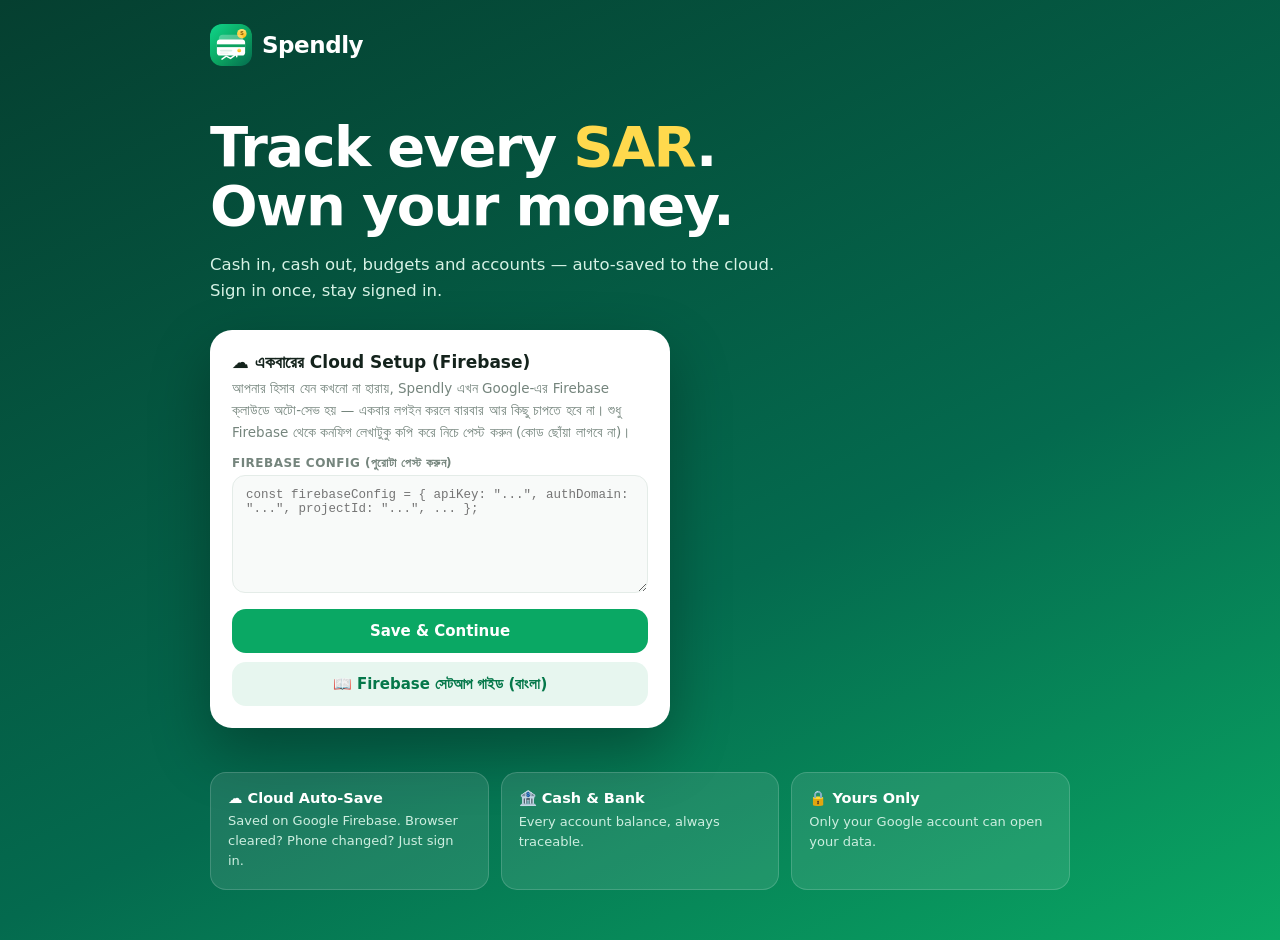
<file: index (1).html>
<!DOCTYPE html>
<html lang="en">
<head>
<meta charset="UTF-8">
<meta name="viewport" content="width=device-width, initial-scale=1, viewport-fit=cover">
<title>Spendly — Personal Expense Tracker</title>
<link rel="icon" href="icon.svg" type="image/svg+xml">
<link rel="manifest" href="manifest.json">
<meta name="theme-color" content="#0ba360">
<style>
:root{--green:#0aa864;--green-d:#05784a;--red:#e0342f;--red-d:#b91f1a;--bg:#f5f7f6;--card:#fff;--text:#14231c;--muted:#75857d;--line:#e4ece8;--soft-g:#e7f6ef;--soft-r:#fdeceb;--shadow:0 6px 22px rgba(10,90,60,.08)}
[data-theme="dark"]{--bg:#0e1512;--card:#17211c;--text:#edf5f1;--muted:#96aaa1;--line:#26362e;--soft-g:#123628;--soft-r:#3a1b1b;--shadow:0 6px 22px rgba(0,0,0,.35)}
*{box-sizing:border-box;-webkit-tap-highlight-color:transparent}
body{margin:0;font-family:system-ui,-apple-system,"Segoe UI",Roboto,Arial,sans-serif;background:var(--bg);color:var(--text)}
button{font-family:inherit;cursor:pointer;border:none}
input,select,textarea{font-family:inherit;font-size:15px;color:var(--text);background:var(--card);width:100%;padding:12px 13px;border:1.5px solid var(--line);border-radius:13px;outline:none}
input:focus,select:focus,textarea:focus{border-color:var(--green)}
label{display:block;font-size:12px;font-weight:700;color:var(--muted);margin:13px 0 5px;text-transform:uppercase;letter-spacing:.04em}
h1,h2,h3,p{margin:0}
.hidden{display:none!important}
.wrap{max-width:520px;margin:0 auto;padding:0 16px 190px}
@media(min-width:760px){.wrap{max-width:860px}}
.btn{display:inline-flex;align-items:center;justify-content:center;gap:7px;padding:13px 20px;border-radius:14px;font-weight:800;font-size:15px;text-decoration:none;transition:.15s}
.btn:active{transform:scale(.98)}
.btn-green{background:var(--green);color:#fff}.btn-red{background:var(--red);color:#fff}
.btn-gold{background:linear-gradient(135deg,#ffd94d,#ffb703);color:#593d00}
.btn-ghost{background:rgba(255,255,255,.14);color:#fff;border:1px solid rgba(255,255,255,.4)}
.btn-soft{background:var(--soft-g);color:var(--green-d)}[data-theme="dark"] .btn-soft{color:#3ddc97}
.btn-block{width:100%}.btn-sm{padding:8px 13px;border-radius:11px;font-size:13px}
.link{color:var(--green);font-weight:800;background:none;font-size:13.5px;padding:0}
.card{background:var(--card);border:1px solid var(--line);border-radius:18px;box-shadow:var(--shadow);padding:17px;margin-top:14px}
.empty{text-align:center;color:var(--muted);padding:26px 10px;font-size:14px;line-height:1.6}
.tag{display:inline-block;padding:3px 8px;border-radius:999px;font-size:11px;font-weight:800}
.tag.in{background:var(--soft-g);color:var(--green-d)}.tag.out{background:var(--soft-r);color:var(--red-d)}
[data-theme="dark"] .tag.in{color:#3ddc97}[data-theme="dark"] .tag.out{color:#ff9d97}

/* Landing */
#landing{min-height:100vh;background:linear-gradient(155deg,#053f30,#046a4e 60%,#0aa864);color:#fff}
.landing-in{max-width:900px;margin:0 auto;padding:24px 20px 50px}
.topbar{display:flex;align-items:center;justify-content:space-between;gap:10px}
.brand{display:flex;align-items:center;gap:10px;font-weight:900;font-size:23px;letter-spacing:-.02em}
.brand img{width:42px;height:42px;border-radius:12px}
.hero{margin-top:52px;max-width:600px}
.hero h1{font-size:clamp(36px,7vw,56px);line-height:1.05;letter-spacing:-.03em}
.hero h1 span{color:#ffd94d}
.hero p{margin-top:16px;font-size:16.5px;line-height:1.6;color:#d6f2e5}
.signin-card{background:#fff;color:#14231c;border-radius:22px;padding:22px;margin-top:26px;max-width:460px;box-shadow:0 24px 60px rgba(0,0,0,.3)}
.signin-card h3{font-size:17px}
.signin-card p{color:#75857d;font-size:13.5px;line-height:1.6;margin-top:6px}
.signin-card textarea{min-height:118px;font-size:12.5px;background:#f8faf9;color:#14231c;font-family:ui-monospace,Menlo,Consolas,monospace}
.gbtn{display:flex;align-items:center;justify-content:center;gap:11px;width:100%;padding:13px;border-radius:13px;border:1.5px solid #dadce0;background:#fff;font-weight:700;font-size:15px;color:#1f2937;margin-top:14px}
.gbtn:active{transform:scale(.98)}
.feats{display:grid;gap:12px;margin-top:44px}
@media(min-width:760px){.feats{grid-template-columns:repeat(3,1fr)}}
.feat{background:rgba(255,255,255,.1);border:1px solid rgba(255,255,255,.16);border-radius:16px;padding:17px;font-size:14.5px;font-weight:700}
.feat span{display:block;font-weight:500;font-size:13px;color:#cdeee0;margin-top:5px;line-height:1.55}

/* Modal */
.modal{position:fixed;inset:0;background:rgba(3,28,20,.62);display:flex;align-items:flex-end;justify-content:center;z-index:80;backdrop-filter:blur(3px)}
@media(min-width:640px){.modal{align-items:center;padding:20px}}
.sheet{background:var(--card);color:var(--text);width:100%;max-width:500px;border-radius:26px 26px 0 0;padding:26px 23px 30px;max-height:92vh;overflow:auto}
@media(min-width:640px){.sheet{border-radius:26px}}
.sheet h2{font-size:22px;letter-spacing:-.02em}
.sheet ol{padding-left:20px;line-height:1.75;font-size:14px}
.sheet ol b{color:var(--green-d)}
.sheet pre{background:var(--bg);border:1px solid var(--line);border-radius:12px;padding:12px;font-size:11.5px;overflow:auto;white-space:pre-wrap}
.err{background:var(--soft-r);color:var(--red-d);padding:11px 13px;border-radius:12px;font-size:13.5px;margin-top:14px}
.ok{background:var(--soft-g);color:var(--green-d);padding:11px 13px;border-radius:12px;font-size:13.5px;margin-top:14px;line-height:1.6}
[data-theme="dark"] .ok{color:#3ddc97}
.icon-btn{background:var(--bg);border:1px solid var(--line);width:35px;height:35px;border-radius:11px;font-size:14px;flex:none;color:var(--text)}

/* App header — slim, not sticky */
.appbar{max-width:860px;margin:0 auto;padding:16px 16px 2px;display:flex;align-items:center;justify-content:space-between}
.appbar .brand{font-size:20px}.appbar .brand img{width:36px;height:36px;border-radius:10px}
.avatar{width:40px;height:40px;border-radius:50%;background:linear-gradient(135deg,#ffd94d,#ffb703);color:#593d00;font-weight:900;display:flex;align-items:center;justify-content:center;font-size:16px;cursor:pointer;border:none;overflow:hidden}
.avatar img{width:100%;height:100%;object-fit:cover}
.syncbar{max-width:860px;margin:8px auto 0;padding:0 16px}
.sync-inner{display:flex;align-items:center;justify-content:space-between;gap:10px;border-radius:13px;padding:9px 13px;font-size:12.5px;font-weight:700;border:1px solid var(--line);background:var(--card)}
.sync-inner.saved{color:var(--green-d)}.sync-inner.saving{color:#9a6a00;background:#fff8e1}
.sync-inner.error{color:var(--red-d);background:var(--soft-r)}
[data-theme="dark"] .sync-inner.saved{color:#3ddc97}

/* Dashboard */
.balance{background:linear-gradient(140deg,#0bc47c,#046a4e 75%);color:#fff;border-radius:20px;padding:20px;margin-top:12px;box-shadow:var(--shadow)}
.balance small{opacity:.85;font-size:12.5px;font-weight:600}
.balance .total{font-size:36px;font-weight:900;letter-spacing:-.03em;margin-top:3px}
.split{display:grid;grid-template-columns:1fr 1fr 1fr;gap:9px;margin-top:15px}
.split div{background:rgba(255,255,255,.14);border:1px solid rgba(255,255,255,.18);border-radius:13px;padding:10px 11px}
.split small{display:block;font-size:11px}.split b{font-size:15.5px}
@media(max-width:400px){.split b{font-size:13px}}
.quick{display:grid;grid-template-columns:repeat(3,1fr);gap:10px;margin-top:14px}
.quick .card{margin-top:0;padding:13px}
.quick small{color:var(--muted);font-weight:700;font-size:11px;text-transform:uppercase}
.quick b{display:block;font-size:16.5px;margin-top:4px}
@media(max-width:400px){.quick b{font-size:13.5px}}
.sec{display:flex;align-items:center;justify-content:space-between;margin:20px 0 0}
.sec h3{font-size:16px}
.acc-scroll{display:flex;gap:10px;overflow:auto;padding:12px 0 2px;scrollbar-width:none}
.acc-mini{min-width:150px;border-radius:16px;padding:14px;color:#fff;background:linear-gradient(140deg,#2b4257,#131f2b);cursor:pointer}
.acc-mini.alt{background:linear-gradient(140deg,#6d4bd8,#382a86)}
.acc-mini.gold{background:linear-gradient(140deg,#d9930d,#9a5b06)}
.acc-mini small{opacity:.85;font-size:11.5px}.acc-mini b{font-size:18px;display:block;margin-top:4px}
.progress{height:9px;background:var(--line);border-radius:99px;overflow:hidden;margin-top:9px}
.progress>i{display:block;height:100%;background:var(--green);border-radius:99px}
.progress>i.warn{background:#f5a623}.progress>i.over{background:var(--red)}
.alert{border-radius:14px;padding:12px 14px;font-size:13.5px;margin-top:12px;line-height:1.5}
.alert.warn{background:#fff6dd;color:#7a5200;border:1px solid #ffe08a}
.alert.over{background:var(--soft-r);color:var(--red-d);border:1px solid #ffc4c0}
[data-theme="dark"] .alert.warn{background:#3a2f10;color:#ffd970}

/* Transactions */
.tx{display:flex;gap:11px;align-items:center;padding:12px 0 12px 11px;border-bottom:1px solid var(--line);border-left:4px solid transparent}
.tx:last-child{border-bottom:none}
.tx.in{border-left-color:var(--green)}.tx.out{border-left-color:var(--red)}
.tx-ic{width:43px;height:43px;border-radius:14px;display:flex;align-items:center;justify-content:center;font-size:19px;flex:none}
.tx-ic.in{background:var(--soft-g)}.tx-ic.out{background:var(--soft-r)}
.tx-main{flex:1;min-width:0}.tx-main b{font-size:14.5px;display:block;white-space:nowrap;overflow:hidden;text-overflow:ellipsis}
.tx-main span{font-size:12.5px;color:var(--muted);display:block;white-space:nowrap;overflow:hidden;text-overflow:ellipsis}
.tx-amt{font-weight:900;font-size:14px;text-align:right;padding:6px 9px;border-radius:11px;white-space:nowrap}
.tx-amt.in{color:var(--green-d);background:var(--soft-g)}.tx-amt.out{color:var(--red-d);background:var(--soft-r)}
[data-theme="dark"] .tx-amt.in{color:#3ddc97}[data-theme="dark"] .tx-amt.out{color:#ff9d97}
.tx-amt small{display:block;font-weight:600;font-size:11px;opacity:.75}
.chips{display:flex;gap:8px;margin-top:11px}
.chip{padding:8px 14px;border-radius:999px;background:var(--card);border:1.5px solid var(--line);font-weight:700;font-size:13px;color:var(--muted)}
.chip.active{background:var(--green);border-color:var(--green);color:#fff}

/* Entry */
.type-toggle{display:grid;grid-template-columns:1fr 1fr;gap:10px;margin-top:14px}
.type-toggle button{padding:14px;border-radius:15px;font-weight:900;font-size:15px;background:var(--card);border:2px solid var(--line);color:var(--muted)}
.type-toggle button.sel-in{background:var(--soft-g);border-color:var(--green);color:var(--green-d)}
.type-toggle button.sel-out{background:var(--soft-r);border-color:var(--red);color:var(--red-d)}
.amount-big{font-size:29px!important;font-weight:900;text-align:center;padding:16px!important}
.clock{background:var(--soft-g);color:var(--green-d);border-radius:13px;padding:11px;font-size:13.5px;font-weight:700;text-align:center;margin-top:14px}
[data-theme="dark"] .clock{color:#3ddc97}
.title{font-size:21px;letter-spacing:-.02em;margin-top:18px}

/* Stats & lists */
.grid2{display:grid;grid-template-columns:1fr 1fr;gap:11px}
.grid2 .card{margin-top:14px}
.stat small{color:var(--muted);font-weight:700;font-size:11px;text-transform:uppercase}
.stat b{display:block;font-size:21px;margin-top:4px;letter-spacing:-.02em}
canvas{width:100%}
.list-row{display:flex;align-items:center;justify-content:space-between;gap:10px;padding:12px 0;border-bottom:1px solid var(--line)}
.list-row:last-child{border-bottom:none}
.row-actions{display:flex;gap:7px;align-items:center}

/* Switch */
.switch-row{display:flex;align-items:center;justify-content:space-between;gap:12px;padding:13px 0;border-bottom:1px solid var(--line)}
.switch-row:last-child{border-bottom:none}
.switch-row b{font-size:14.5px}.switch-row span{display:block;font-size:12.5px;color:var(--muted);margin-top:2px}
.switch{position:relative;width:52px;height:29px;flex:none;display:inline-block}
.switch input{opacity:0;width:0;height:0}
.switch i{position:absolute;inset:0;background:#cbd8d2;border-radius:99px;transition:.2s;cursor:pointer}
.switch i::before{content:"";position:absolute;width:23px;height:23px;border-radius:50%;background:#fff;top:3px;left:3px;transition:.2s;box-shadow:0 2px 6px rgba(0,0,0,.25)}
.switch input:checked + i{background:var(--green)}
.switch input:checked + i::before{transform:translateX(23px)}

/* Statement */
.stmt-table{width:100%;border-collapse:collapse;font-size:12.5px;margin-top:10px}
.stmt-table th,.stmt-table td{padding:8px 6px;border-bottom:1px solid var(--line);text-align:right}
.stmt-table th:first-child,.stmt-table td:first-child,.stmt-table th:nth-child(2),.stmt-table td:nth-child(2){text-align:left}
.stmt-wrap{overflow-x:auto}
.debit{color:var(--red-d);font-weight:800}.credit{color:var(--green-d);font-weight:800}
[data-theme="dark"] .debit{color:#ff9d97}[data-theme="dark"] .credit{color:#3ddc97}

/* ===== Fixed 3D Cash buttons — always visible above bottom nav ===== */
.cashbar{position:fixed;left:50%;transform:translateX(-50%);bottom:calc(64px + env(safe-area-inset-bottom));width:100%;max-width:860px;z-index:55;padding:10px 14px 6px;display:grid;grid-template-columns:1fr 1fr;gap:12px;background:linear-gradient(to top,var(--bg) 78%,transparent)}
.cash3d{height:58px;border-radius:18px;font-size:18px;font-weight:900;color:#fff;letter-spacing:.01em;position:relative;transition:transform .08s,box-shadow .08s;text-shadow:0 1px 2px rgba(0,0,0,.25)}
.cash3d.in{background:linear-gradient(180deg,#2fe08f 0%,#0cc26f 45%,#079a57 100%);box-shadow:inset 0 2px 0 rgba(255,255,255,.45),inset 0 -6px 0 rgba(0,60,35,.35),0 14px 28px rgba(7,154,87,.45)}
.cash3d.out{background:linear-gradient(180deg,#ff7a72 0%,#f04438 45%,#cf221c 100%);box-shadow:inset 0 2px 0 rgba(255,255,255,.45),inset 0 -6px 0 rgba(90,0,0,.32),0 14px 28px rgba(207,34,28,.42)}
.cash3d:active{transform:translateY(4px)}
.cash3d.in:active{box-shadow:inset 0 2px 0 rgba(255,255,255,.35),inset 0 -2px 0 rgba(0,60,35,.35),0 6px 14px rgba(7,154,87,.4)}
.cash3d.out:active{box-shadow:inset 0 2px 0 rgba(255,255,255,.35),inset 0 -2px 0 rgba(90,0,0,.32),0 6px 14px rgba(207,34,28,.38)}

/* Bottom nav */
.bottom-nav{position:fixed;left:50%;transform:translateX(-50%);bottom:0;width:100%;max-width:860px;background:var(--card);border-top:1px solid var(--line);display:grid;grid-template-columns:repeat(4,1fr);z-index:50;padding:7px 8px calc(7px + env(safe-area-inset-bottom))}
.nav-btn{background:none;color:var(--muted);font-size:11px;font-weight:800;padding:6px 2px;border-radius:12px}
.nav-btn span{display:block;font-size:20px;margin-bottom:1px}
.nav-btn.active{color:var(--green);background:var(--soft-g)}
.toast{position:fixed;left:50%;transform:translateX(-50%);bottom:150px;background:#122019;color:#fff;padding:12px 17px;border-radius:13px;font-size:14px;font-weight:700;z-index:95;box-shadow:0 14px 36px rgba(0,0,0,.25);max-width:92vw;text-align:center}
.pin-input{font-size:26px!important;text-align:center;letter-spacing:.5em;font-weight:900}
code{background:var(--bg);border:1px solid var(--line);padding:2px 6px;border-radius:7px;font-size:12.5px}

#printArea{display:none}
@media print{
  body{background:#fff}
  #landing,#app,.bottom-nav,.cashbar,.modal{display:none!important}
  #printArea{display:block!important;color:#111;font-family:Arial,sans-serif;font-size:12px}
  #printArea table{width:100%;border-collapse:collapse;margin-top:12px}
  #printArea th,#printArea td{border:1px solid #bbb;padding:6px 7px;text-align:right}
  #printArea th:first-child,#printArea td:first-child,#printArea th:nth-child(2),#printArea td:nth-child(2){text-align:left}
  #printArea th{background:#e9f5ef}
  #printArea tfoot td{font-weight:900;background:#f4f8f6}
}
</style>
</head>
<body>

<!-- LANDING -->
<section id="landing">
  <div class="landing-in">
    <div class="topbar"><div class="brand"><img src="icon.svg" alt="">Spendly</div></div>
    <div class="hero">
      <h1>Track every <span>SAR</span>.<br>Own your money.</h1>
      <p>Cash in, cash out, budgets and accounts — auto-saved to the cloud. Sign in once, stay signed in.</p>
    </div>

    <!-- one-time cloud setup -->
    <div class="signin-card" id="setupCard">
      <h3>☁️ একবারের Cloud Setup (Firebase)</h3>
      <p>আপনার হিসাব যেন কখনো না হারায়, Spendly এখন Google-এর Firebase ক্লাউডে অটো-সেভ হয় — একবার লগইন করলে বারবার আর কিছু চাপতে হবে না। শুধু Firebase থেকে কনফিগ লেখাটুকু কপি করে নিচে পেস্ট করুন (কোড ছোঁয়া লাগবে না)।</p>
      <label style="color:#75857d">Firebase Config (পুরোটা পেস্ট করুন)</label>
      <textarea id="fbConfigInput" placeholder='const firebaseConfig = { apiKey: "...", authDomain: "...", projectId: "...", ... };'></textarea>
      <button class="btn btn-green btn-block" style="margin-top:12px" onclick="saveFbConfig()">Save &amp; Continue</button>
      <button class="btn btn-soft btn-block" style="margin-top:9px" onclick="document.getElementById('guideModal').classList.remove('hidden')">📖 Firebase সেটআপ গাইড (বাংলা)</button>
      <div id="setupMsg"></div>
    </div>

    <!-- sign in -->
    <div class="signin-card hidden" id="signinCard">
      <h3>Welcome to Spendly</h3>
      <p>Sign in once with Google — you stay signed in on this device, and every entry auto-saves. No reconnect, ever.</p>
      <button class="gbtn" onclick="signInWithGoogle()">
        <svg width="20" height="20" viewBox="0 0 48 48"><path fill="#FFC107" d="M43.6 20.1H42V20H24v8h11.3C33.7 32.7 29.2 36 24 36c-6.6 0-12-5.4-12-12s5.4-12 12-12c3.1 0 5.8 1.2 8 3l5.7-5.7C34.3 6.1 29.3 4 24 4 13 4 4 13 4 24s9 20 20 20 20-9 20-20c0-1.3-.1-2.6-.4-3.9z"/><path fill="#FF3D00" d="M6.3 14.7l6.6 4.8C14.7 15.1 19 12 24 12c3.1 0 5.8 1.2 8 3l5.7-5.7C34.3 6.1 29.3 4 24 4 16.3 4 9.7 8.3 6.3 14.7z"/><path fill="#4CAF50" d="M24 44c5.2 0 9.9-2 13.4-5.2l-6.2-5.2C29.2 35.1 26.7 36 24 36c-5.2 0-9.6-3.3-11.3-8l-6.5 5C9.5 39.6 16.2 44 24 44z"/><path fill="#1976D2" d="M43.6 20.1H42V20H24v8h11.3c-.8 2.2-2.2 4.2-4.1 5.6l6.2 5.2C36.9 39.2 44 34 44 24c0-1.3-.1-2.6-.4-3.9z"/></svg>
        Sign in with Google
      </button>
      <div id="signinMsg"></div>
      <button class="link" style="margin-top:13px" onclick="changeFbConfig()">Use a different Firebase config</button><br>
      <button class="link" style="margin-top:8px;color:#9db3a9" onclick="continueOffline()">Continue offline (device only — not backed up)</button>
    </div>

    <div class="feats">
      <div class="feat">☁️ Cloud Auto-Save<span>Saved on Google Firebase. Browser cleared? Phone changed? Just sign in.</span></div>
      <div class="feat">🏦 Cash &amp; Bank<span>Every account balance, always traceable.</span></div>
      <div class="feat">🔒 Yours Only<span>Only your Google account can open your data.</span></div>
    </div>
  </div>
</section>

<!-- FIREBASE SETUP GUIDE (Bangla) -->
<div id="guideModal" class="modal hidden">
  <div class="sheet">
    <div style="display:flex;justify-content:space-between;align-items:center"><h2>Firebase সেটআপ গাইড</h2><button class="icon-btn" onclick="document.getElementById('guideModal').classList.add('hidden')">✕</button></div>
    <p style="color:var(--muted);font-size:13.5px;line-height:1.6;margin-top:6px">সময় লাগবে ~৮ মিনিট। একবারই করতে হবে।</p>
    <ol>
      <li>যান: <b>console.firebase.google.com</b> → <b>Create a project</b> → নাম দিন <b>Spendly</b> → Google Analytics চাইলে বন্ধ রাখতে পারেন → <b>Create project</b>।</li>
      <li>বাম মেনু: <b>Build → Firestore Database</b> → <b>Create database</b> → <b>Start in production mode</b> → Create।</li>
      <li>Firestore-এর <b>Rules</b> ট্যাবে গিয়ে আগের লেখা মুছে নিচের কোড বসিয়ে <b>Publish</b> করুন:<pre>rules_version = '2';
service cloud.firestore {
  match /spendly/{uid} {
    allow read, write: if request.auth != null
      &amp;&amp; request.auth.uid == uid;
  }
}</pre></li>
      <li>বাম মেনু: <b>Build → Authentication</b> → <b>Get started</b> → <b>Sign-in method</b> ট্যাব → <b>Google</b> → <b>Enable</b> → নিজের Gmail (support email) বেছে <b>Save</b>।</li>
      <li>Authentication-এর <b>Settings</b> ট্যাব → <b>Authorized domains</b> → <b>Add domain</b> → লিখুন: <code>ifathosen.github.io</code> → Add।</li>
      <li>বাম উপরের ⚙️ → <b>Project settings</b> → নিচে <b>Your apps</b> → Web আইকন <b>&lt;/&gt;</b> → App nickname: <b>Spendly</b> → <b>Register app</b>।</li>
      <li>স্ক্রিনে <b>const firebaseConfig = { ... }</b> লেখা কোড দেখাবে — <b>পুরো অংশটা কপি করুন</b>।</li>
      <li>এই অ্যাপে ফিরে এসে বক্সে পেস্ট করে <b>Save &amp; Continue</b> → তারপর <b>Sign in with Google</b>। ব্যস, শেষ! 🎉</li>
    </ol>
    <div class="ok">✅ এরপর থেকে অ্যাপ খুললেই সরাসরি ড্যাশবোর্ড আসবে। প্রতিটি এন্ট্রির পর উপরে শুধু লেখা উঠবে: <b>☁️ Cloud saved · সময়</b> — সেটাই আসল অবস্থা, কোনো বাটন চাপতে হবে না।</div>
    <button class="btn btn-green btn-block" style="margin-top:16px" onclick="document.getElementById('guideModal').classList.add('hidden')">বুঝেছি</button>
  </div>
</div>

<!-- PIN LOCK -->
<div id="lockModal" class="modal hidden">
  <div class="sheet" style="text-align:center">
    <div style="font-size:38px">🔒</div>
    <h2 style="margin-top:8px">Enter PIN</h2>
    <div id="lockErr"></div>
    <input id="pinEntry" class="pin-input" type="password" inputmode="numeric" maxlength="4" placeholder="••••" style="margin-top:16px">
    <button class="btn btn-green btn-block" style="margin-top:15px" onclick="unlock()">Unlock</button>
    <button class="link" style="margin-top:14px" onclick="logout()">Sign out instead</button>
  </div>
</div>

<!-- APP -->
<div id="app" class="hidden">
  <div class="appbar">
    <div class="brand"><img src="icon.svg" alt="">Spendly</div>
    <button class="avatar" id="avatarBtn">U</button>
  </div>
  <div class="syncbar"><div class="sync-inner saved" id="syncInner"><span id="syncText">☁️ Cloud connected</span></div></div>

  <main class="wrap">
    <!-- DASHBOARD -->
    <section id="view-dashboard">
      <div class="balance">
        <small>Total Balance · SAR</small>
        <div class="total" id="totalBalance">SAR 0.00</div>
        <div class="split">
          <div><small>🏦 Bank</small><b id="bankBalance">SAR 0</b></div>
          <div><small>💵 Cash</small><b id="cashBalance">SAR 0</b></div>
          <div><small>📱 Wallet / Other</small><b id="otherBalance">SAR 0</b></div>
        </div>
      </div>
      <div class="quick">
        <div class="card"><small>Spent Today</small><b id="qToday">SAR 0</b></div>
        <div class="card"><small>Spent This Week</small><b id="qWeek">SAR 0</b></div>
        <div class="card"><small>Net This Month</small><b id="qNet">SAR 0</b></div>
      </div>
      <div id="budgetAlert"></div>
      <div class="sec"><h3>Accounts</h3><button class="link" onclick="showView('accounts')">Manage →</button></div>
      <div class="acc-scroll" id="dashAccounts"></div>
      <div class="sec"><h3>Budget · This Month</h3><button class="link" onclick="showView('budget')">Manage →</button></div>
      <div class="card" id="dashBudget"></div>
      <div class="sec"><h3>Recent</h3><button class="link" onclick="showView('statement')">Statement · PDF ↓</button></div>
      <div class="card" id="recentTx"></div>
      <div class="sec"><h3>All Transactions</h3></div>
      <input id="txSearch" placeholder="🔍 Search…" oninput="renderAllTx()" style="margin-top:11px">
      <div class="chips">
        <button class="chip active" onclick="setTxFilter('all',this)">All</button>
        <button class="chip" onclick="setTxFilter('income',this)">Credit</button>
        <button class="chip" onclick="setTxFilter('expense',this)">Debit</button>
      </div>
      <div class="card" id="allTx"></div>
    </section>

    <!-- ENTRY -->
    <section id="view-entry" class="hidden">
      <h2 class="title" id="entryTitle">Cash Out</h2>
      <div class="clock">🕒 <span id="entryClock">—</span></div>
      <div class="type-toggle">
        <button id="typeInBtn" onclick="setEntryType('income')">▼ Cash In</button>
        <button id="typeOutBtn" onclick="setEntryType('expense')">▲ Cash Out</button>
      </div>
      <form onsubmit="saveEntry(event)">
        <label>Amount · SAR</label>
        <input id="entryAmount" class="amount-big" type="number" step="0.01" min="0.01" required placeholder="0.00" inputmode="decimal">
        <label>Category</label>
        <select id="entryCategory" onchange="onCategoryChange()"></select>
        <div id="newCatWrap" class="hidden"><label>New Category</label><input id="entryNewCategory" placeholder="Type category name…"></div>
        <label>Account · Balance</label>
        <select id="entryAccount"></select>
        <label>Note · Optional</label>
        <input id="entryNote" placeholder="Note…">
        <button class="btn btn-green btn-block" style="margin-top:20px;padding:15px">💾 Save</button>
        <button type="button" class="btn btn-soft btn-block" style="margin-top:9px" onclick="showView('dashboard')">Cancel</button>
      </form>
    </section>

    <!-- STATISTICS -->
    <section id="view-stats" class="hidden">
      <h2 class="title">Statistics</h2>
      <div class="grid2">
        <div class="card stat"><small>Credit · This Month</small><b style="color:var(--green)" id="statIn">SAR 0</b></div>
        <div class="card stat"><small>Debit · This Month</small><b style="color:var(--red)" id="statOut">SAR 0</b></div>
        <div class="card stat"><small>Savings Rate</small><b id="statRate">—</b></div>
        <div class="card stat"><small>Avg. Daily Spend</small><b id="statAvg">SAR 0</b></div>
      </div>
      <div class="card"><h3>Last 6 Months</h3><canvas id="chartMonths" style="margin-top:10px"></canvas></div>
      <div class="card"><h3>Last 7 Days · Spending</h3><canvas id="chartWeek" style="margin-top:10px"></canvas></div>
      <div class="card"><h3>This Month · By Category</h3><canvas id="chartCats" style="margin-top:10px"></canvas><div id="catLegend"></div></div>
      <div class="card"><h3>Largest Expenses</h3><div id="largestTx"></div></div>
    </section>

    <!-- ACCOUNTS -->
    <section id="view-accounts" class="hidden">
      <h2 class="title">Accounts</h2>
      <div class="grid2">
        <div class="card stat"><small>🏦 Bank Total</small><b id="accBankTotal">SAR 0</b></div>
        <div class="card stat"><small>💵 Cash Total</small><b id="accCashTotal">SAR 0</b></div>
      </div>
      <div id="accountCards"></div>
      <div class="card">
        <h3 id="accFormTitle">Add Account</h3>
        <label>Name</label><input id="accName" placeholder="e.g. Al Rajhi, STC Pay, Cash">
        <label>Type</label><select id="accType"><option>Bank</option><option>Cash</option><option>Mobile Wallet</option><option>Card</option><option>Other</option></select>
        <label>Opening Balance · SAR</label><input id="accOpening" type="number" step="0.01" placeholder="0">
        <button class="btn btn-green btn-block" style="margin-top:15px" id="accSubmit" onclick="saveAccount()">Add Account</button>
        <button class="btn btn-soft btn-block hidden" style="margin-top:9px" id="accCancelEdit" onclick="cancelEditAccount()">Cancel Edit</button>
      </div>
      <div class="card">
        <h3>Transfer Between Accounts</h3>
        <label>From</label><select id="trFrom"></select>
        <label>To</label><select id="trTo"></select>
        <label>Amount · SAR</label><input id="trAmount" type="number" step="0.01" min="0.01" placeholder="0.00">
        <button class="btn btn-soft btn-block" style="margin-top:15px" onclick="transfer()">Transfer</button>
      </div>
      <div class="sec"><h3 id="accTxTitle">Transactions</h3><button class="link hidden" id="clearAccFilter" onclick="selectAccount(null)">Show all</button></div>
      <div class="card" id="accountTx"></div>
    </section>

    <!-- BUDGET -->
    <section id="view-budget" class="hidden">
      <h2 class="title">Budget</h2>
      <div id="budgetList"></div>
      <div class="card">
        <h3>Set Budget</h3>
        <label>Category</label><select id="budgetCategory"></select>
        <label>Monthly Limit · SAR</label><input id="budgetAmount" type="number" step="0.01" min="1" placeholder="0">
        <button class="btn btn-green btn-block" style="margin-top:15px" onclick="saveBudget()">Save Budget</button>
      </div>
    </section>

    <!-- STATEMENT -->
    <section id="view-statement" class="hidden">
      <h2 class="title">Statement</h2>
      <div class="card">
        <label>Period</label>
        <select id="stmtPreset" onchange="onStmtPreset()">
          <option value="month">This Calendar Month</option>
          <option value="customMonth">Pick a Calendar Month</option>
          <option value="week">This Week</option>
          <option value="lastWeek">Last Week</option>
          <option value="custom">Custom Dates</option>
        </select>
        <div id="stmtMonthWrap" class="hidden"><label>Month</label><input id="stmtMonth" type="month"></div>
        <div id="stmtCustomWrap" class="hidden grid2">
          <div><label>From</label><input id="stmtFrom" type="date"></div>
          <div><label>To</label><input id="stmtTo" type="date"></div>
        </div>
        <label>Account</label><select id="stmtAccount"></select>
        <label>Type</label><select id="stmtType"><option value="all">All</option><option value="income">Credit Only</option><option value="expense">Debit Only</option></select>
        <button class="btn btn-green btn-block" style="margin-top:17px" onclick="generateStatement()">Preview</button>
        <div class="grid2">
          <button class="btn btn-gold" onclick="downloadPDF()">⬇ PDF</button>
          <button class="btn btn-soft" onclick="exportCSV()">⬇ CSV / Excel</button>
        </div>
      </div>
      <div class="card" id="stmtPreview"><div class="empty">Select a period, then tap Preview.</div></div>
    </section>

    <!-- SETTINGS -->
    <section id="view-settings" class="hidden">
      <h2 class="title">Settings</h2>

      <div class="card">
        <h3>Profile</h3>
        <div class="switch-row"><div><b id="profileName">—</b><span id="profileEmail">—</span></div><button class="btn btn-red btn-sm" onclick="logout()">Sign Out</button></div>
        <div class="switch-row"><div><b>Dark Mode</b><span>Easy on the eyes</span></div>
          <label class="switch"><input type="checkbox" id="darkSwitch" onchange="toggleDark(this.checked)"><i></i></label></div>
      </div>

      <div class="card">
        <h3>☁️ Cloud · Firebase Auto-Save</h3>
        <div class="list-row"><span>Status</span><b id="driveStatus">—</b></div>
        <div class="list-row"><span>Last cloud save</span><b id="driveLastSaved">—</b></div>
        <div class="grid2">
          <button class="btn btn-green" onclick="backupNow()">Backup Now</button>
          <label class="btn btn-soft" style="margin:0;cursor:pointer;text-align:center">Restore / Import File<input type="file" accept=".json" class="hidden" onchange="importJSON(event)"></label>
        </div>
        <button class="btn btn-soft btn-block" style="margin-top:10px" onclick="exportJSON()">Export Backup File</button>
        <label>Firebase Config</label>
        <textarea id="settingsFbConfig" style="width:100%;min-height:96px;font-size:12px;font-family:ui-monospace,Menlo,monospace"></textarea>
        <button class="btn btn-soft btn-block" style="margin-top:10px" onclick="saveFbConfigFromSettings()">Save Config</button>
        <button class="link" style="margin-top:11px" onclick="document.getElementById('guideModal').classList.remove('hidden')">📖 Setup guide (বাংলা)</button>
      </div>

      <div class="card">
        <h3>Security · App PIN</h3>
        <div class="switch-row"><div><b>Require PIN</b><span>Ask PIN when the app opens</span></div>
          <label class="switch"><input type="checkbox" id="pinSwitch" onchange="togglePin(this.checked)"><i></i></label></div>
        <label>Set / Change 4-Digit PIN</label>
        <div style="display:flex;gap:9px"><input id="pinInput" type="password" inputmode="numeric" maxlength="4" placeholder="••••"><button class="btn btn-green" onclick="setPin()">Save</button></div>
      </div>

      <div class="card">
        <h3>Income Categories</h3>
        <div id="incomeCatList"></div>
        <div style="display:flex;gap:9px;margin-top:11px"><input id="newIncomeCat" placeholder="New category…"><button class="btn btn-green" onclick="addCategory('income')">Add</button></div>
      </div>

      <div class="card">
        <h3>Expense Categories</h3>
        <div id="expenseCatList"></div>
        <div style="display:flex;gap:9px;margin-top:11px"><input id="newExpenseCat" placeholder="New category…"><button class="btn btn-green" onclick="addCategory('expense')">Add</button></div>
      </div>

      <div class="card">
        <h3>Currency</h3>
        <div class="list-row"><span>Saudi Riyal</span><span class="tag in">SAR</span></div>
      </div>

      <div class="card">
        <h3>Reset</h3>
        <button class="btn btn-red btn-block" style="margin-top:11px" onclick="resetAll()">Reset App · Start From Zero</button>
      </div>
      <p style="text-align:center;color:var(--muted);font-size:12.5px;margin-top:18px">Spendly v4.0 · Auto-saved to Firebase Cloud</p>
    </section>
  </main>

  <!-- Fixed 3D Cash buttons -->
  <div class="cashbar" id="cashBar">
    <button class="cash3d in" onclick="openEntry('income')">▼ Cash In</button>
    <button class="cash3d out" onclick="openEntry('expense')">▲ Cash Out</button>
  </div>

  <nav class="bottom-nav">
    <button class="nav-btn active" data-nav="dashboard" onclick="showView('dashboard')"><span>🏠</span>Dashboard</button>
    <button class="nav-btn" data-nav="stats" onclick="showView('stats')"><span>📊</span>Statistics</button>
    <button class="nav-btn" data-nav="accounts" onclick="showView('accounts')"><span>🏦</span>Accounts</button>
    <button class="nav-btn" data-nav="settings" onclick="showView('settings')"><span>⚙️</span>Settings</button>
  </nav>
</div>

<div id="printArea"></div>
<div id="toastWrap"></div>

<script>
/* ================= Spendly v4.0 — Firebase Auth + Firestore Auto-Save =================
   Sign in ONCE with Google (Firebase keeps you signed in on this device).
   Every change auto-saves to Firestore (~1.5s). The status line only REPORTS reality:
   "☁️ Cloud saved · HH:MM:SS" appears only after the server confirms the write. */

const $=s=>document.querySelector(s), $$=s=>document.querySelectorAll(s);
const uid=()=>Date.now().toString(36)+Math.random().toString(36).slice(2,7);
const fmt=n=>'SAR '+Number(n||0).toLocaleString('en-US',{minimumFractionDigits:2,maximumFractionDigits:2});
const fmtShort=n=>'SAR '+Number(n||0).toLocaleString('en-US',{maximumFractionDigits:0});
const monthKey=d=>{d=new Date(d);return d.getFullYear()+'-'+String(d.getMonth()+1).padStart(2,'0')};
const nowMonth=()=>monthKey(new Date());
const fmtDT=iso=>new Date(iso).toLocaleString('en-GB',{day:'2-digit',month:'short',year:'numeric',hour:'2-digit',minute:'2-digit',second:'2-digit',hour12:true});
const fmtD=iso=>new Date(iso).toLocaleDateString('en-GB',{day:'2-digit',month:'short',year:'numeric'});
const esc=s=>String(s??'').replace(/[&<>"']/g,c=>({'&':'&amp;','<':'&lt;','>':'&gt;','"':'&quot;',"'":'&#39;'}[c]));
const ICONS={'Food & Dining':'🍔','Groceries':'🛒','Transport':'🚗','Fuel':'⛽','Shopping':'🛍️','Bills & Utilities':'💡','Rent':'🏠','Health':'🏥','Entertainment':'🎬','Education':'📚','Salary':'💼','Business':'🏢','Freelance':'💻','Investment':'📈','Transfer In':'🔁','Transfer Out':'🔁'};
const catIcon=c=>ICONS[c]||'💳';
async function sha256(t){try{const b=await crypto.subtle.digest('SHA-256',new TextEncoder().encode(t));return [...new Uint8Array(b)].map(x=>x.toString(16).padStart(2,'0')).join('')}catch(e){return 'x'+t}}

const CK_CONFIG='spendly_v4_fb_config', CK_SESSION='spendly_v4_session', CK_DIRTY='spendly_v4_dirty';
const FB_VER='10.12.2';
let state={user:null,data:null,view:'dashboard',entryType:'expense',editId:null,editAccId:null,txFilter:'all',accFilter:null,stmtRows:[],stmtMeta:null};
let FB=null, saveTimer=null, saving=false, lastSavedAt=null, authHandledUid=null;

function defaultData(){return{
  transactions:[],
  categories:{income:['Salary','Business','Freelance','Investment','Other Income'],expense:['Food & Dining','Groceries','Transport','Fuel','Shopping','Bills & Utilities','Rent','Health','Entertainment','Education','Other Expense']},
  accounts:[{id:'acc_bank',name:'Bank Account',type:'Bank',opening:0},{id:'acc_cash',name:'Cash',type:'Cash',opening:0}],
  budgets:[],settings:{dark:false,pinHash:'',pinRequired:false}
};}
const cacheKey=email=>'spendly_v4_cache_'+String(email||'offline').toLowerCase();
function persistCacheOnly(){if(state.user)localStorage.setItem(cacheKey(state.user.email),JSON.stringify(state.data))}
function persist(){
  if(!state.user)return;
  persistCacheOnly();applyTheme();
  if(state.user.mode==='cloud'){
    if(FB&&FB.auth&&FB.auth.currentUser){scheduleSave()}
    else{localStorage.setItem(CK_DIRTY,'1');setSync('saving','☁️ Waiting for cloud connection…')}
  }}
function loadCache(email){try{const d=JSON.parse(localStorage.getItem(cacheKey(email)));return d?Object.assign(defaultData(),d):null}catch(e){return null}}
function applyTheme(){document.documentElement.setAttribute('data-theme',state.data&&state.data.settings.dark?'dark':'light')}
function toast(m){$('#toastWrap').innerHTML='<div class="toast">'+esc(m)+'</div>';setTimeout(()=>$('#toastWrap').innerHTML='',2800)}

/* ---------- calculations ---------- */
const txs=()=>state.data.transactions;
function accBalance(id){const a=state.data.accounts.find(x=>x.id===id);if(!a)return 0;let b=Number(a.opening||0);txs().forEach(t=>{if(t.account===id)b+=t.type==='income'?Number(t.amount):-Number(t.amount)});return b}
const totalBalance=()=>state.data.accounts.reduce((s,a)=>s+accBalance(a.id),0);
function typeTotal(types){return state.data.accounts.filter(a=>types.includes(a.type)).reduce((s,a)=>s+accBalance(a.id),0)}
const sumType=(list,type)=>list.filter(t=>t.type===type).reduce((s,t)=>s+Number(t.amount),0);
const thisMonthTxs=()=>txs().filter(t=>monthKey(t.date)===nowMonth());
const spentForCat=(cat,mk)=>txs().filter(t=>t.type==='expense'&&monthKey(t.date)===mk&&(cat==='Overall'||t.category===cat)).reduce((s,t)=>s+Number(t.amount),0);

/* ---------- Firebase config ---------- */
const getFbConfig=()=>{try{return JSON.parse(localStorage.getItem(CK_CONFIG))}catch(e){return null}};
function parseFbConfig(text){
  text=(text||'').trim();if(!text)return null;
  try{const j=JSON.parse(text);if(j.apiKey&&j.projectId&&j.appId)return j}catch(e){}
  const obj={},re=/(\w+)\s*:\s*"([^"]+)"/g;let m;
  while((m=re.exec(text))!==null)obj[m[1]]=m[2];
  return (obj.apiKey&&obj.projectId&&obj.appId)?obj:null;
}
function refreshLanding(){
  const has=!!getFbConfig();
  $('#setupCard').classList.toggle('hidden',has);
  $('#signinCard').classList.toggle('hidden',!has);
}
function saveFbConfig(){
  const cfg=parseFbConfig($('#fbConfigInput').value);
  if(!cfg){$('#setupMsg').innerHTML='<div class="err">কনফিগটি পড়া যাচ্ছে না। Firebase থেকে <b>const firebaseConfig = { ... }</b> পুরো অংশটা কপি করে পেস্ট করুন।</div>';return}
  localStorage.setItem(CK_CONFIG,JSON.stringify(cfg));refreshLanding();initFirebase();toast('✅ Cloud setup saved');
}
function saveFbConfigFromSettings(){
  const cfg=parseFbConfig($('#settingsFbConfig').value);
  if(!cfg)return toast('Invalid config');
  localStorage.setItem(CK_CONFIG,JSON.stringify(cfg));toast('✅ Config saved — sign in again');logout(true);
}
function changeFbConfig(){localStorage.removeItem(CK_CONFIG);FB=null;authHandledUid=null;refreshLanding();window.scrollTo({top:0,behavior:'smooth'})}

/* ---------- Firebase core ---------- */
async function initFirebase(){
  const cfg=getFbConfig();if(!cfg)return false;
  if(FB)return true;
  try{
    const appMod=await import('https://www.gstatic.com/firebasejs/'+FB_VER+'/firebase-app.js');
    const authMod=await import('https://www.gstatic.com/firebasejs/'+FB_VER+'/firebase-auth.js');
    const fsMod=await import('https://www.gstatic.com/firebasejs/'+FB_VER+'/firebase-firestore.js');
    const app=appMod.initializeApp(cfg);
    const auth=authMod.getAuth(app);
    try{await authMod.setPersistence(auth,authMod.browserLocalPersistence)}catch(e){}
    FB={app,auth,db:fsMod.getFirestore(app),authMod,fsMod};
    authMod.onAuthStateChanged(auth,onFbAuth);
    try{await authMod.getRedirectResult(auth)}catch(e){}
    return true;
  }catch(e){
    const m=$('#signinMsg');if(m)m.innerHTML='<div class="err">Firebase লোড হয়নি — ইন্টারনেট চেক করে রিফ্রেশ করুন।</div>';
    return false;
  }
}
async function signInWithGoogle(){
  const ok=await initFirebase();
  if(!ok||!FB){toast('Cloud is still loading… try again in a few seconds');return}
  const provider=new FB.authMod.GoogleAuthProvider();
  try{await FB.authMod.signInWithPopup(FB.auth,provider)}
  catch(e){
    if(['auth/popup-blocked','auth/popup-closed-by-user','auth/cancelled-popup-request','auth/operation-not-supported-in-this-environment'].includes(e.code)){
      try{await FB.authMod.signInWithRedirect(FB.auth,provider);return}catch(e2){}
    }
    const m=$('#signinMsg');if(m)m.innerHTML='<div class="err">Sign-in failed: '+esc(e.code||e.message||'')+'<br>Firebase → Authentication → Settings → Authorized domains-এ <b>ifathosen.github.io</b> যোগ করা আছে তো?</div>';
  }
}
async function onFbAuth(fbUser){
  if(!fbUser){
    authHandledUid=null;
    if(state.user&&state.user.mode==='cloud'){state.user=null;state.data=null;$('#app').classList.add('hidden');$('#cashBar')&&$('#cashBar').classList.add('hidden');$('#landing').classList.remove('hidden');refreshLanding()}
    return;
  }
  if(authHandledUid===fbUser.uid&&state.user)return;
  authHandledUid=fbUser.uid;
  state.user={name:fbUser.displayName||(fbUser.email||'User').split('@')[0],email:fbUser.email||'',picture:fbUser.photoURL||'',uid:fbUser.uid,mode:'cloud'};
  localStorage.setItem(CK_SESSION,JSON.stringify(state.user));
  state.data=loadCache(state.user.email)||defaultData();
  enterApp();
  setSync('saving','☁️ Connecting to cloud…');
  try{
    const ref=FB.fsMod.doc(FB.db,'spendly',fbUser.uid);
    const snap=await FB.fsMod.getDoc(ref);
    if(localStorage.getItem(CK_DIRTY)==='1'){
      await cloudUpload(); /* push changes made before connection */
    }else if(snap.exists()&&snap.data()&&snap.data().data){
      state.data=Object.assign(defaultData(),snap.data().data);
      persistCacheOnly();renderAll();
      lastSavedAt=snap.data().updatedAt?new Date(snap.data().updatedAt):null;
      setSync('saved',lastSavedAt?('☁️ Cloud saved · '+lastSavedAt.toLocaleTimeString('en-GB',{hour:'2-digit',minute:'2-digit',second:'2-digit'})):'☁️ Cloud connected');
    }else{
      await cloudUpload(); /* first time: create cloud copy */
    }
    renderDriveStatus();
  }catch(e){
    setSync('error','☁️ Cloud unreachable — working offline, will save later');
    localStorage.setItem(CK_DIRTY,'1');
  }
}
async function cloudUpload(){
  if(!FB||!state.user||!state.user.uid)return;
  const ref=FB.fsMod.doc(FB.db,'spendly',state.user.uid);
  const nowIso=new Date().toISOString();
  await FB.fsMod.setDoc(ref,{data:JSON.parse(JSON.stringify(state.data)),updatedAt:nowIso,email:state.user.email});
  lastSavedAt=new Date(nowIso);localStorage.removeItem(CK_DIRTY);
  setSync('saved','☁️ Cloud saved · '+lastSavedAt.toLocaleTimeString('en-GB',{hour:'2-digit',minute:'2-digit',second:'2-digit'}));
  renderDriveStatus();
}
function scheduleSave(){
  clearTimeout(saveTimer);setSync('saving','☁️ Saving…');
  saveTimer=setTimeout(async()=>{
    if(saving)return;saving=true;
    try{await cloudUpload()}
    catch(e){localStorage.setItem(CK_DIRTY,'1');setSync('error','☁️ Save failed — will retry automatically');setTimeout(()=>{if(state.user&&state.user.mode==='cloud')scheduleSave()},6000)}
    finally{saving=false}
  },1500);
}
async function backupNow(){
  if(!state.user||state.user.mode!=='cloud')return toast('Sign in with Google first');
  try{setSync('saving','☁️ Saving…');await cloudUpload();toast('✅ Saved to cloud')}catch(e){toast('Save failed — check internet')}
}
function setSync(kind,text){
  const el=$('#syncInner');if(el){el.className='sync-inner '+kind;$('#syncText').textContent=text}
  renderDriveStatus();
}
function renderDriveStatus(){
  const d=$('#driveStatus');if(!d||!state.user)return;
  d.textContent=state.user.mode==='cloud'?(FB&&FB.auth.currentUser?'Connected ✓ (auto-save on)':'Connecting…'):'Not connected';
  $('#driveLastSaved').textContent=lastSavedAt?fmtDT(lastSavedAt.toISOString()):'—';
  const ta=$('#settingsFbConfig');if(ta&&document.activeElement!==ta){const c=getFbConfig();ta.value=c?('const firebaseConfig = '+JSON.stringify(c,null,2)+';'):''}
}
function continueOffline(){
  state.user={name:'Offline User',email:'offline@device',picture:'',mode:'offline'};
  state.data=loadCache('offline@device')||defaultData();
  localStorage.setItem(CK_SESSION,JSON.stringify(state.user));
  enterApp();setSync('error','📴 Device only — NOT backed up');toast('Offline mode: data stays on this device only');
}

/* ---------- app entry / session ---------- */
function enterApp(){
  $('#landing').classList.add('hidden');$('#app').classList.remove('hidden');
  const av=$('#avatarBtn');
  av.innerHTML=state.user.picture?'<img src="'+esc(state.user.picture)+'" alt="">':esc((state.user.name||'U').trim()[0].toUpperCase());
  applyTheme();
  if(state.data.settings.pinRequired&&state.data.settings.pinHash){$('#lockModal').classList.remove('hidden');$('#pinEntry').value='';setTimeout(()=>$('#pinEntry').focus(),200)}
  showView('dashboard');
  if(state.user.mode==='offline')setSync('error','📴 Device only — NOT backed up');
}
async function unlock(){const v=$('#pinEntry').value.trim();if(await sha256(v)===state.data.settings.pinHash){$('#lockModal').classList.add('hidden');toast('Unlocked')}else $('#lockErr').innerHTML='<div class="err">Wrong PIN</div>'}
async function logout(silent){
  try{if(FB)await FB.authMod.signOut(FB.auth)}catch(e){}
  authHandledUid=null;localStorage.removeItem(CK_SESSION);localStorage.removeItem(CK_DIRTY);
  state.user=null;state.data=null;
  $('#lockModal').classList.add('hidden');$('#app').classList.add('hidden');$('#landing').classList.remove('hidden');
  refreshLanding();window.scrollTo(0,0);
  if(!silent)toast('Signed out');
}
$('#avatarBtn').addEventListener('click',()=>showView('settings'));

/* ---------- navigation ---------- */
function showView(v){state.view=v;
  ['dashboard','entry','stats','accounts','budget','statement','settings'].forEach(x=>$('#view-'+x).classList.toggle('hidden',x!==v));
  $$('.nav-btn').forEach(b=>b.classList.toggle('active',b.dataset.nav===v||(['budget','statement','entry'].includes(v)&&b.dataset.nav==='dashboard')));
  $('#cashBar').classList.toggle('hidden',v==='entry');
  window.scrollTo({top:0});renderAll()}

/* ---------- entry ---------- */
function openEntry(type){state.editId=null;state.entryType=type;$('#entryAmount').value='';$('#entryNote').value='';$('#entryNewCategory').value='';populateEntryForm();showView('entry');setTimeout(()=>$('#entryAmount').focus(),120)}
function setEntryType(t){state.entryType=t;populateEntryForm()}
function populateEntryForm(){
  $('#entryTitle').textContent=state.editId?'Edit Entry':(state.entryType==='income'?'Cash In':'Cash Out');
  $('#typeInBtn').className=state.entryType==='income'?'sel-in':'';$('#typeOutBtn').className=state.entryType==='expense'?'sel-out':'';
  $('#entryCategory').innerHTML=state.data.categories[state.entryType].map(c=>'<option>'+esc(c)+'</option>').join('')+'<option value="__new__">➕ New category…</option>';
  $('#newCatWrap').classList.add('hidden');
  $('#entryAccount').innerHTML=state.data.accounts.map(a=>'<option value="'+a.id+'">'+esc(a.name)+' · '+fmt(accBalance(a.id))+'</option>').join('');
  tickClock()}
function onCategoryChange(){$('#newCatWrap').classList.toggle('hidden',$('#entryCategory').value!=='__new__')}
function tickClock(){const el=$('#entryClock');if(el&&state.view==='entry'&&!state.editId)el.textContent=fmtDT(new Date().toISOString())}
setInterval(tickClock,1000);
function saveEntry(e){e.preventDefault();
  let cat=$('#entryCategory').value;
  if(cat==='__new__'){cat=$('#entryNewCategory').value.trim();if(!cat)return toast('Type the new category name');if(!state.data.categories[state.entryType].includes(cat))state.data.categories[state.entryType].push(cat)}
  const amount=parseFloat($('#entryAmount').value),account=$('#entryAccount').value,note=$('#entryNote').value.trim();
  if(!amount||amount<=0)return toast('Enter a valid amount');
  if(state.editId){Object.assign(txs().find(x=>x.id===state.editId),{type:state.entryType,amount,category:cat,account,note});toast('✅ Updated · saving to cloud')}
  else{txs().unshift({id:uid(),type:state.entryType,amount,category:cat,account,note,date:new Date().toISOString()});toast(state.entryType==='income'?'✅ Cash In · '+fmt(amount):'✅ Cash Out · '+fmt(amount))}
  persist();showView('dashboard')}
function editTx(id){const t=txs().find(x=>x.id===id);if(!t)return;state.editId=id;state.entryType=t.type;showView('entry');populateEntryForm();
  $('#entryClock').textContent=fmtDT(t.date);$('#entryAmount').value=t.amount;$('#entryCategory').value=t.category;$('#entryAccount').value=t.account;$('#entryNote').value=t.note||''}
function deleteTx(id){if(!confirm('Delete this transaction?'))return;state.data.transactions=txs().filter(t=>t.id!==id);persist();renderAll();toast('Deleted')}

/* ---------- transactions UI ---------- */
function txHTML(t){const acc=state.data.accounts.find(a=>a.id===t.account),inc=t.type==='income';
  return '<div class="tx '+(inc?'in':'out')+'"><div class="tx-ic '+(inc?'in':'out')+'">'+catIcon(t.category)+'</div>'+
  '<div class="tx-main"><b>'+esc(t.category)+' <span class="tag '+(inc?'in':'out')+'">'+(inc?'CREDIT':'DEBIT')+'</span></b><span>'+esc(acc?acc.name:'')+' · '+fmtDT(t.date)+(t.note?' · '+esc(t.note):'')+'</span></div>'+
  '<div class="tx-amt '+(inc?'in':'out')+'">'+(inc?'+':'−')+' '+fmt(t.amount)+'<small>Bal '+fmt(accBalance(t.account))+'</small></div>'+
  '<button class="icon-btn" onclick="editTx(\''+t.id+'\')">✏️</button><button class="icon-btn" onclick="deleteTx(\''+t.id+'\')">🗑</button></div>'}

/* ---------- dashboard ---------- */
function renderDashboard(){
  const mt=thisMonthTxs(),mi=sumType(mt,'income'),mo=sumType(mt,'expense');
  $('#totalBalance').textContent=fmt(totalBalance());
  $('#bankBalance').textContent=fmtShort(typeTotal(['Bank']));
  $('#cashBalance').textContent=fmtShort(typeTotal(['Cash']));
  $('#otherBalance').textContent=fmtShort(typeTotal(['Mobile Wallet','Card','Other']));
  const today=new Date().toDateString();
  $('#qToday').textContent=fmtShort(txs().filter(t=>t.type==='expense'&&new Date(t.date).toDateString()===today).reduce((s,t)=>s+Number(t.amount),0));
  const ws=new Date();ws.setDate(ws.getDate()-((ws.getDay()+6)%7));ws.setHours(0,0,0,0);
  $('#qWeek').textContent=fmtShort(txs().filter(t=>t.type==='expense'&&new Date(t.date)>=ws).reduce((s,t)=>s+Number(t.amount),0));
  $('#qNet').textContent=fmtShort(mi-mo);
  $('#dashAccounts').innerHTML=state.data.accounts.map((a,i)=>'<div class="acc-mini '+(i%3===1?'alt':i%3===2?'gold':'')+'" onclick="selectAccount(\''+a.id+'\')"><small>'+esc(a.type)+' · '+esc(a.name)+'</small><b>'+fmt(accBalance(a.id))+'</b></div>').join('');
  const overall=state.data.budgets.find(b=>b.category==='Overall');
  if(overall){const spent=spentForCat('Overall',nowMonth()),pct=overall.amount?spent/overall.amount*100:0;
    $('#dashBudget').innerHTML='<div style="display:flex;justify-content:space-between"><b>Overall</b><b>'+pct.toFixed(0)+'%</b></div><div style="color:var(--muted);font-size:13px;margin-top:3px">'+fmt(spent)+' of '+fmt(overall.amount)+'</div><div class="progress"><i class="'+(pct>=100?'over':pct>=80?'warn':'')+'" style="width:'+Math.min(100,pct)+'%"></i></div>';
    $('#budgetAlert').innerHTML=pct>=100?'<div class="alert over">🚨 Monthly budget exceeded.</div>':pct>=80?'<div class="alert warn">⚠️ '+pct.toFixed(0)+'% of monthly budget used.</div>':'';
  }else{$('#dashBudget').innerHTML='<div class="empty" style="padding:14px">No budget set. <button class="link" onclick="showView(\'budget\')">Set budget →</button></div>';$('#budgetAlert').innerHTML=''}
  $('#recentTx').innerHTML=txs().slice(0,5).map(txHTML).join('')||'<div class="empty">No transactions yet.<br>Use the Cash In / Cash Out buttons below 👇</div>';
  renderAllTx()}
function setTxFilter(f,el){state.txFilter=f;$$('.chip').forEach(c=>c.classList.toggle('active',c===el));renderAllTx()}
function renderAllTx(){const q=($('#txSearch').value||'').toLowerCase();
  const list=txs().filter(t=>(state.txFilter==='all'||t.type===state.txFilter)&&(t.category.toLowerCase().includes(q)||(t.note||'').toLowerCase().includes(q)));
  $('#allTx').innerHTML=list.slice(0,60).map(txHTML).join('')||'<div class="empty">Nothing found.</div>'}

/* ---------- statistics ---------- */
function renderStats(){const mt=thisMonthTxs(),mi=sumType(mt,'income'),mo=sumType(mt,'expense');
  $('#statIn').textContent=fmt(mi);$('#statOut').textContent=fmt(mo);
  $('#statRate').textContent=mi>0?Math.max(0,(mi-mo)/mi*100).toFixed(0)+'%':'—';
  $('#statAvg').textContent=fmt(mo/Math.max(1,new Date().getDate()));
  const labels=[],ins=[],outs=[];
  for(let i=5;i>=0;i--){const d=new Date();d.setMonth(d.getMonth()-i);const mk=monthKey(d);labels.push(d.toLocaleDateString('en-GB',{month:'short'}));const l=txs().filter(t=>monthKey(t.date)===mk);ins.push(sumType(l,'income'));outs.push(sumType(l,'expense'))}
  drawBars($('#chartMonths'),labels,ins,outs,230);
  const wl=[],wv=[];
  for(let i=6;i>=0;i--){const d=new Date();d.setDate(d.getDate()-i);wl.push(d.toLocaleDateString('en-GB',{weekday:'short'}));wv.push(txs().filter(t=>t.type==='expense'&&new Date(t.date).toDateString()===d.toDateString()).reduce((s,t)=>s+Number(t.amount),0))}
  drawBars($('#chartWeek'),wl,null,wv,200);
  const byCat={};mt.filter(t=>t.type==='expense').forEach(t=>byCat[t.category]=(byCat[t.category]||0)+Number(t.amount));
  drawDonut($('#chartCats'),byCat);
  $('#catLegend').innerHTML=Object.entries(byCat).sort((a,b)=>b[1]-a[1]).map(([c,v],i)=>'<div class="list-row"><span>'+['🟢','🔵','🟠','🟣','🔴','🟡'][i%6]+' '+catIcon(c)+' '+esc(c)+'</span><b>'+fmt(v)+'</b></div>').join('')||'<div class="empty">No spending this month.</div>';
  $('#largestTx').innerHTML=txs().filter(t=>t.type==='expense').slice().sort((a,b)=>b.amount-a.amount).slice(0,5).map(txHTML).join('')||'<div class="empty">No expenses yet.</div>'}
function setupCanvas(cv,H){const r=cv.getBoundingClientRect(),d=window.devicePixelRatio||1,W=Math.max(300,r.width);cv.width=W*d;cv.height=H*d;const x=cv.getContext('2d');x.scale(d,d);return{x,W,H}}
function rr(x,a,b,w,h,r){r=Math.min(r,h);x.beginPath();x.moveTo(a+r,b);x.arcTo(a+w,b,a+w,b+h,r);x.arcTo(a+w,b+h,a,b+h,0);x.arcTo(a,b+h,a,b,r);x.arcTo(a,b,a+w,b,r);x.closePath()}
function drawBars(cv,labels,ins,outs,H){if(!cv||state.view!=='stats')return;const{x,W}=setupCanvas(cv,H),dark=state.data.settings.dark;x.clearRect(0,0,W,H);
  const all=[...(ins||[]),...(outs||[])],max=Math.max(...all,1)*1.15,base=H-32,bw=Math.min(24,(W-30)/labels.length/3);
  x.strokeStyle=dark?'#26362e':'#e4ece8';x.beginPath();x.moveTo(8,base);x.lineTo(W-8,base);x.stroke();x.font='11px system-ui';x.textAlign='center';
  labels.forEach((lab,i)=>{const cx=20+(W-40)*(labels.length===1?.5:i/(labels.length-1));
    if(ins){const h=ins[i]/max*(base-26);x.fillStyle='#0aa864';rr(x,cx-bw-2,base-h,bw,h,5);x.fill()}
    if(outs){const h=outs[i]/max*(base-26);x.fillStyle='#e0342f';rr(x,cx+2,base-h,bw,h,5);x.fill()}
    x.fillStyle=dark?'#96aaa1':'#75857d';x.fillText(lab,cx,H-13)});
  x.textAlign='left';x.fillStyle='#0aa864';x.fillText('■ Credit',10,14);x.fillStyle='#e0342f';x.fillText('■ Debit',82,14)}
const DHEX=['#0aa864','#2563eb','#f59e0b','#7c3aed','#e0342f','#eab308'];
function drawDonut(cv,byCat){if(!cv||state.view!=='stats')return;const{x,W,H}=setupCanvas(cv,210);x.clearRect(0,0,W,H);
  const entries=Object.entries(byCat),total=entries.reduce((s,e)=>s+e[1],0);
  if(!total){x.fillStyle='#75857d';x.font='14px system-ui';x.textAlign='center';x.fillText('No data this month',W/2,H/2);return}
  let st=-Math.PI/2;const cx=W/2,cy=H/2,R=Math.min(W,H)/2-12;
  entries.forEach(([c,v],i)=>{const a=v/total*Math.PI*2;x.beginPath();x.arc(cx,cy,R,st,st+a);x.arc(cx,cy,R*.58,st+a,st,true);x.closePath();x.fillStyle=DHEX[i%DHEX.length];x.fill();st+=a});
  x.fillStyle=state.data.settings.dark?'#edf5f1':'#14231c';x.font='900 15px system-ui';x.textAlign='center';x.fillText(fmt(total),cx,cy+5)}

/* ---------- accounts ---------- */
function renderAccounts(){
  $('#accBankTotal').textContent=fmt(typeTotal(['Bank']));$('#accCashTotal').textContent=fmt(typeTotal(['Cash']));
  $('#accountCards').innerHTML=state.data.accounts.map(a=>{const n=txs().filter(t=>t.account===a.id).length;
    return '<div class="card"><div style="display:flex;justify-content:space-between;gap:10px;align-items:flex-start"><div style="cursor:pointer" onclick="selectAccount(\''+a.id+'\')"><b style="font-size:16px">'+esc(a.name)+'</b><div style="color:var(--muted);font-size:12.5px;margin-top:3px">'+esc(a.type)+' · '+n+' entries · Opening '+fmt(a.opening)+'</div></div><div style="text-align:right"><div style="font-size:18px;font-weight:900">'+fmt(accBalance(a.id))+'</div><div class="row-actions" style="margin-top:6px;justify-content:flex-end"><button class="icon-btn" title="Edit account" onclick="editAccount(\''+a.id+'\')">✏️</button><button class="icon-btn" title="Delete account" onclick="deleteAccount(\''+a.id+'\')">🗑</button></div></div></div></div>'}).join('');
  const opts=state.data.accounts.map(a=>'<option value="'+a.id+'">'+esc(a.name)+' · '+fmt(accBalance(a.id))+'</option>').join('');
  $('#trFrom').innerHTML=opts;$('#trTo').innerHTML=opts;if(state.data.accounts[1])$('#trTo').value=state.data.accounts[1].id;
  renderAccountTx()}
function selectAccount(id){state.accFilter=id;showView('accounts')}
function renderAccountTx(){const id=state.accFilter,acc=state.data.accounts.find(a=>a.id===id);
  $('#clearAccFilter').classList.toggle('hidden',!id);
  $('#accTxTitle').textContent=acc?acc.name+' · '+fmt(accBalance(id)):'Transactions · All';
  $('#accountTx').innerHTML=(id?txs().filter(t=>t.account===id):txs().slice(0,30)).map(txHTML).join('')||'<div class="empty">No transactions.</div>'}
function saveAccount(){const name=$('#accName').value.trim();if(!name)return toast('Enter account name');
  const type=$('#accType').value,opening=parseFloat($('#accOpening').value)||0;
  if(state.editAccId){Object.assign(state.data.accounts.find(a=>a.id===state.editAccId),{name,type,opening});toast('✅ Account updated')}
  else{state.data.accounts.push({id:uid(),name,type,opening});toast('✅ Account added')}
  cancelEditAccount();persist();renderAll()}
function editAccount(id){const a=state.data.accounts.find(x=>x.id===id);if(!a)return;state.editAccId=id;
  $('#accName').value=a.name;$('#accType').value=a.type;$('#accOpening').value=a.opening;
  $('#accFormTitle').textContent='Edit Account';$('#accSubmit').textContent='Save Changes';$('#accCancelEdit').classList.remove('hidden')}
function cancelEditAccount(){state.editAccId=null;$('#accName').value='';$('#accOpening').value='';$('#accFormTitle').textContent='Add Account';$('#accSubmit').textContent='Add Account';$('#accCancelEdit').classList.add('hidden')}
function deleteAccount(id){const a=state.data.accounts.find(x=>x.id===id),n=txs().filter(t=>t.account===id).length;
  if(!confirm('Delete "'+a.name+'"'+(n?' and its '+n+' transactions?':'')+' This cannot be undone.'))return;
  state.data.accounts=state.data.accounts.filter(x=>x.id!==id);state.data.transactions=txs().filter(t=>t.account!==id);
  if(state.accFilter===id)state.accFilter=null;persist();renderAll();toast('Account deleted')}
function transfer(){const from=$('#trFrom').value,to=$('#trTo').value,amt=parseFloat($('#trAmount').value);
  if(from===to)return toast('Choose two different accounts');if(!amt||amt<=0)return toast('Enter a valid amount');
  const now=new Date().toISOString(),fa=state.data.accounts.find(a=>a.id===from),ta=state.data.accounts.find(a=>a.id===to);
  txs().unshift({id:uid(),type:'expense',amount:amt,category:'Transfer Out',account:from,note:'To '+(ta?ta.name:''),date:now});
  txs().unshift({id:uid(),type:'income',amount:amt,category:'Transfer In',account:to,note:'From '+(fa?fa.name:''),date:now});
  persist();renderAll();toast('✅ Transferred')}

/* ---------- budget ---------- */
function renderBudget(){
  $('#budgetCategory').innerHTML='<option>Overall</option>'+state.data.categories.expense.map(c=>'<option>'+esc(c)+'</option>').join('');
  $('#budgetList').innerHTML=state.data.budgets.map(b=>{const spent=spentForCat(b.category,nowMonth()),pct=b.amount?spent/b.amount*100:0;
    return '<div class="card"><div style="display:flex;justify-content:space-between"><b>'+(b.category==='Overall'?'🎯 Overall':catIcon(b.category)+' '+esc(b.category))+'</b><button class="icon-btn" onclick="deleteBudget(\''+b.id+'\')">🗑</button></div><div style="color:var(--muted);font-size:13px;margin-top:4px">'+fmt(spent)+' of '+fmt(b.amount)+' · '+pct.toFixed(0)+'%</div><div class="progress"><i class="'+(pct>=100?'over':pct>=80?'warn':'')+'" style="width:'+Math.min(100,pct)+'%"></i></div></div>'}).join('')||'<div class="card"><div class="empty">No budget yet.</div></div>'}
function saveBudget(){const cat=$('#budgetCategory').value,amt=parseFloat($('#budgetAmount').value);if(!amt||amt<=0)return toast('Enter a valid amount');
  const ex=state.data.budgets.find(b=>b.category===cat);if(ex)ex.amount=amt;else state.data.budgets.push({id:uid(),category:cat,amount:amt});
  $('#budgetAmount').value='';persist();renderAll();toast('✅ Budget saved')}
function deleteBudget(id){state.data.budgets=state.data.budgets.filter(b=>b.id!==id);persist();renderAll()}

/* ---------- statement (bank style) ---------- */
function balanceBefore(date,acc){let b=state.data.accounts.filter(a=>acc==='all'||a.id===acc).reduce((s,a)=>s+Number(a.opening||0),0);
  txs().forEach(t=>{if(new Date(t.date)<date&&(acc==='all'||t.account===acc))b+=t.type==='income'?Number(t.amount):-Number(t.amount)});return b}
function renderStatementForm(){ $('#stmtAccount').innerHTML='<option value="all">All Accounts</option>'+state.data.accounts.map(a=>'<option value="'+a.id+'">'+esc(a.name)+' · '+fmt(accBalance(a.id))+'</option>').join('');
  if(!$('#stmtMonth').value)$('#stmtMonth').value=nowMonth();onStmtPreset(true)}
function onStmtPreset(keep){const v=$('#stmtPreset').value;$('#stmtMonthWrap').classList.toggle('hidden',v!=='customMonth');$('#stmtCustomWrap').classList.toggle('hidden',v!=='custom');
  if(v==='month'&&!keep)$('#stmtMonth').value=nowMonth()}
function stmtRange(){const v=$('#stmtPreset').value;let from,to;
  if(v==='custom'){from=new Date($('#stmtFrom').value);to=new Date($('#stmtTo').value);to.setHours(23,59,59,999)}
  else if(v==='week'||v==='lastWeek'){const d=new Date();d.setDate(d.getDate()-((d.getDay()+6)%7)+(v==='lastWeek'?-7:0));d.setHours(0,0,0,0);from=new Date(d);to=new Date(d);to.setDate(to.getDate()+6);to.setHours(23,59,59,999)}
  else{const m=v==='customMonth'?($('#stmtMonth').value||nowMonth()):nowMonth(),[y,mo]=m.split('-').map(Number);from=new Date(y,mo-1,1);to=new Date(y,mo,0,23,59,59,999)}
  return{from,to}}
function generateStatement(){const{from,to}=stmtRange();if(isNaN(from)||isNaN(to))return toast('Select valid dates');
  const acc=$('#stmtAccount').value,type=$('#stmtType').value;
  let rows=txs().filter(t=>{const d=new Date(t.date);return d>=from&&d<=to&&(acc==='all'||t.account===acc)&&(type==='all'||t.type===type)}).slice().sort((a,b)=>new Date(a.date)-new Date(b.date));
  let run=balanceBefore(from,acc);const opening=run;
  rows=rows.map(t=>{run+=t.type==='income'?Number(t.amount):-Number(t.amount);return{...t,run}});
  state.stmtRows=rows;state.stmtMeta={from,to,acc,opening,closing:run};
  const inc=sumType(rows,'income'),out=sumType(rows,'expense');
  const trs=rows.map(t=>{const a=state.data.accounts.find(x=>x.id===t.account);
    return '<tr><td>'+fmtD(t.date)+'</td><td><b>'+esc(t.category)+'</b>'+(t.note?'<br><span style="color:var(--muted)">'+esc(t.note)+'</span>':'')+'<br><span style="color:var(--muted)">'+esc(a?a.name:'')+'</span></td><td class="debit">'+(t.type==='expense'?fmt(t.amount):'—')+'</td><td class="credit">'+(t.type==='income'?fmt(t.amount):'—')+'</td><td><b>'+fmt(t.run)+'</b></td></tr>'}).join('');
  $('#stmtPreview').innerHTML='<h3>Statement</h3><p style="color:var(--muted);font-size:12.5px;margin-top:3px">'+fmtD(from)+' → '+fmtD(to)+' · Opening '+fmt(opening)+'</p><div class="stmt-wrap"><table class="stmt-table"><tr><th>Date</th><th>Description</th><th>Debit</th><th>Credit</th><th>Balance</th></tr>'+(trs||'<tr><td colspan="5" style="text-align:center">No entries</td></tr>')+'</table></div>'+
  '<div class="list-row" style="margin-top:8px"><span class="debit">Total Debit</span><b class="debit">'+fmt(out)+'</b></div><div class="list-row"><span class="credit">Total Credit</span><b class="credit">'+fmt(inc)+'</b></div><div class="list-row"><span>Closing Balance</span><b>'+fmt(run)+'</b></div>'}
function downloadPDF(){if(!state.stmtRows.length)generateStatement();if(!state.stmtMeta)return;
  const{from,to,opening,closing}=state.stmtMeta,inc=sumType(state.stmtRows,'income'),out=sumType(state.stmtRows,'expense');
  const rows=state.stmtRows.map(t=>{const a=state.data.accounts.find(x=>x.id===t.account);
    return '<tr><td>'+fmtDT(t.date)+'</td><td><b>'+esc(t.category)+'</b>'+(t.note?' · '+esc(t.note):'')+'<br><small>'+esc(a?a.name:'')+'</small></td><td>'+(t.type==='expense'?fmt(t.amount):'—')+'</td><td>'+(t.type==='income'?fmt(t.amount):'—')+'</td><td>'+fmt(t.run)+'</td></tr>'}).join('');
  $('#printArea').innerHTML='<div style="display:flex;gap:12px;align-items:center"><img src="icon.svg" width="52" height="52"><div><h2 style="margin:0">Spendly · Bank Statement</h2><div>'+esc(state.user.name)+' · '+esc(state.user.email)+'</div><div>Period: '+fmtD(from)+' — '+fmtD(to)+' · SAR</div></div></div>'+
  '<table><thead><tr><th>Date & Time</th><th>Description</th><th>Debit (SAR)</th><th>Credit (SAR)</th><th>Balance (SAR)</th></tr></thead><tbody>'+
  '<tr><td colspan="4"><b>Opening Balance</b></td><td><b>'+fmt(opening)+'</b></td></tr>'+rows+'</tbody>'+
  '<tfoot><tr><td colspan="2">TOTAL</td><td>'+fmt(out)+'</td><td>'+fmt(inc)+'</td><td>'+fmt(closing)+'</td></tr></tfoot></table>'+
  '<p><b>Total Debit:</b> '+fmt(out)+' &nbsp;|&nbsp; <b>Total Credit:</b> '+fmt(inc)+' &nbsp;|&nbsp; <b>Net:</b> '+fmt(inc-out)+' &nbsp;|&nbsp; <b>Closing Balance:</b> '+fmt(closing)+'</p>'+
  '<p style="color:#666;font-size:11px">Generated '+fmtDT(new Date().toISOString())+' · Spendly personal statement</p>';
  window.print()}
function exportCSV(){if(!state.stmtRows.length)generateStatement();if(!state.stmtRows.length)return toast('No entries');
  const rows=[['Date & Time','Description','Category','Account','Debit (SAR)','Credit (SAR)','Balance (SAR)'],...state.stmtRows.map(t=>[fmtDT(t.date),t.note||'',t.category,(state.data.accounts.find(a=>a.id===t.account)||{}).name||'',t.type==='expense'?t.amount:'',t.type==='income'?t.amount:'',t.run])];
  rows.push(['','','','TOTAL',sumType(state.stmtRows,'expense'),sumType(state.stmtRows,'income'),state.stmtMeta.closing]);
  downloadBlob(rows.map(r=>r.map(x=>'"'+String(x).replace(/"/g,'""')+'"').join(',')).join('\n'),'spendly-statement.csv','text/csv');toast('CSV downloaded')}

/* ---------- settings ---------- */
function renderSettings(){
  $('#profileName').textContent=state.user.name;$('#profileEmail').textContent=state.user.email;
  $('#darkSwitch').checked=!!state.data.settings.dark;$('#pinSwitch').checked=!!state.data.settings.pinRequired;
  renderDriveStatus();
  const mk=(type,list)=>list.map(c=>'<div class="list-row"><span>'+catIcon(c)+' '+esc(c)+'</span><button class="icon-btn" onclick="deleteCategory(\''+type+'\',this.dataset.c)" data-c="'+esc(c)+'">🗑</button></div>').join('');
  $('#incomeCatList').innerHTML=mk('income',state.data.categories.income);
  $('#expenseCatList').innerHTML=mk('expense',state.data.categories.expense)}
function toggleDark(on){state.data.settings.dark=on;persist();renderAll()}
async function setPin(){const v=$('#pinInput').value.trim();if(!/^\d{4}$/.test(v))return toast('PIN must be 4 digits');
  state.data.settings.pinHash=await sha256(v);$('#pinInput').value='';persist();toast('✅ PIN saved')}
function togglePin(on){if(on&&!state.data.settings.pinHash){$('#pinSwitch').checked=false;return toast('Set a PIN first')}state.data.settings.pinRequired=on;persist();toast(on?'PIN lock on':'PIN lock off')}
function addCategory(type){const inp=type==='income'?$('#newIncomeCat'):$('#newExpenseCat'),v=inp.value.trim();if(!v)return;
  if(!state.data.categories[type].includes(v))state.data.categories[type].push(v);inp.value='';persist();renderAll();toast('✅ Added')}
function deleteCategory(type,c){state.data.categories[type]=state.data.categories[type].filter(x=>x!==c);persist();renderAll()}
function resetAll(){if(!confirm('Reset everything and start from SAR 0? This also replaces your cloud data.'))return;
  const keep={dark:state.data.settings.dark,pinHash:state.data.settings.pinHash,pinRequired:state.data.settings.pinRequired};
  state.data=defaultData();state.data.settings=Object.assign(state.data.settings,keep);state.accFilter=null;persist();showView('dashboard');toast('Reset done · SAR 0')}
function exportJSON(){downloadBlob(JSON.stringify(state.data,null,2),'spendly-backup.json','application/json');toast('File exported')}
function importJSON(ev){const f=ev.target.files[0];if(!f)return;const r=new FileReader();
  r.onload=()=>{try{const j=JSON.parse(r.result);state.data=Object.assign(defaultData(),j.data||j);persist();renderAll();toast('✅ Imported & saving to cloud')}catch(e){toast('Invalid file')}};r.readAsText(f)}
function downloadBlob(content,name,type){const a=document.createElement('a');a.href=URL.createObjectURL(new Blob([content],{type}));a.download=name;a.click();setTimeout(()=>URL.revokeObjectURL(a.href),2000)}

function renderAll(){if(!state.user||!state.data)return;renderDashboard();renderAccounts();renderBudget();renderSettings();renderStatementForm();if(state.view==='stats')setTimeout(renderStats,40)}

/* ---------- boot ---------- */
(function boot(){
  refreshLanding();
  if(getFbConfig())initFirebase();
  try{const s=JSON.parse(localStorage.getItem(CK_SESSION));
    if(s&&s.email&&s.mode==='offline'){state.user=s;state.data=loadCache(s.email)||defaultData();enterApp()}
  }catch(e){}
  window.addEventListener('online',()=>{if(state.user&&state.user.mode==='cloud')scheduleSave()});
})();
</script>
</body>
</html>
</file>
